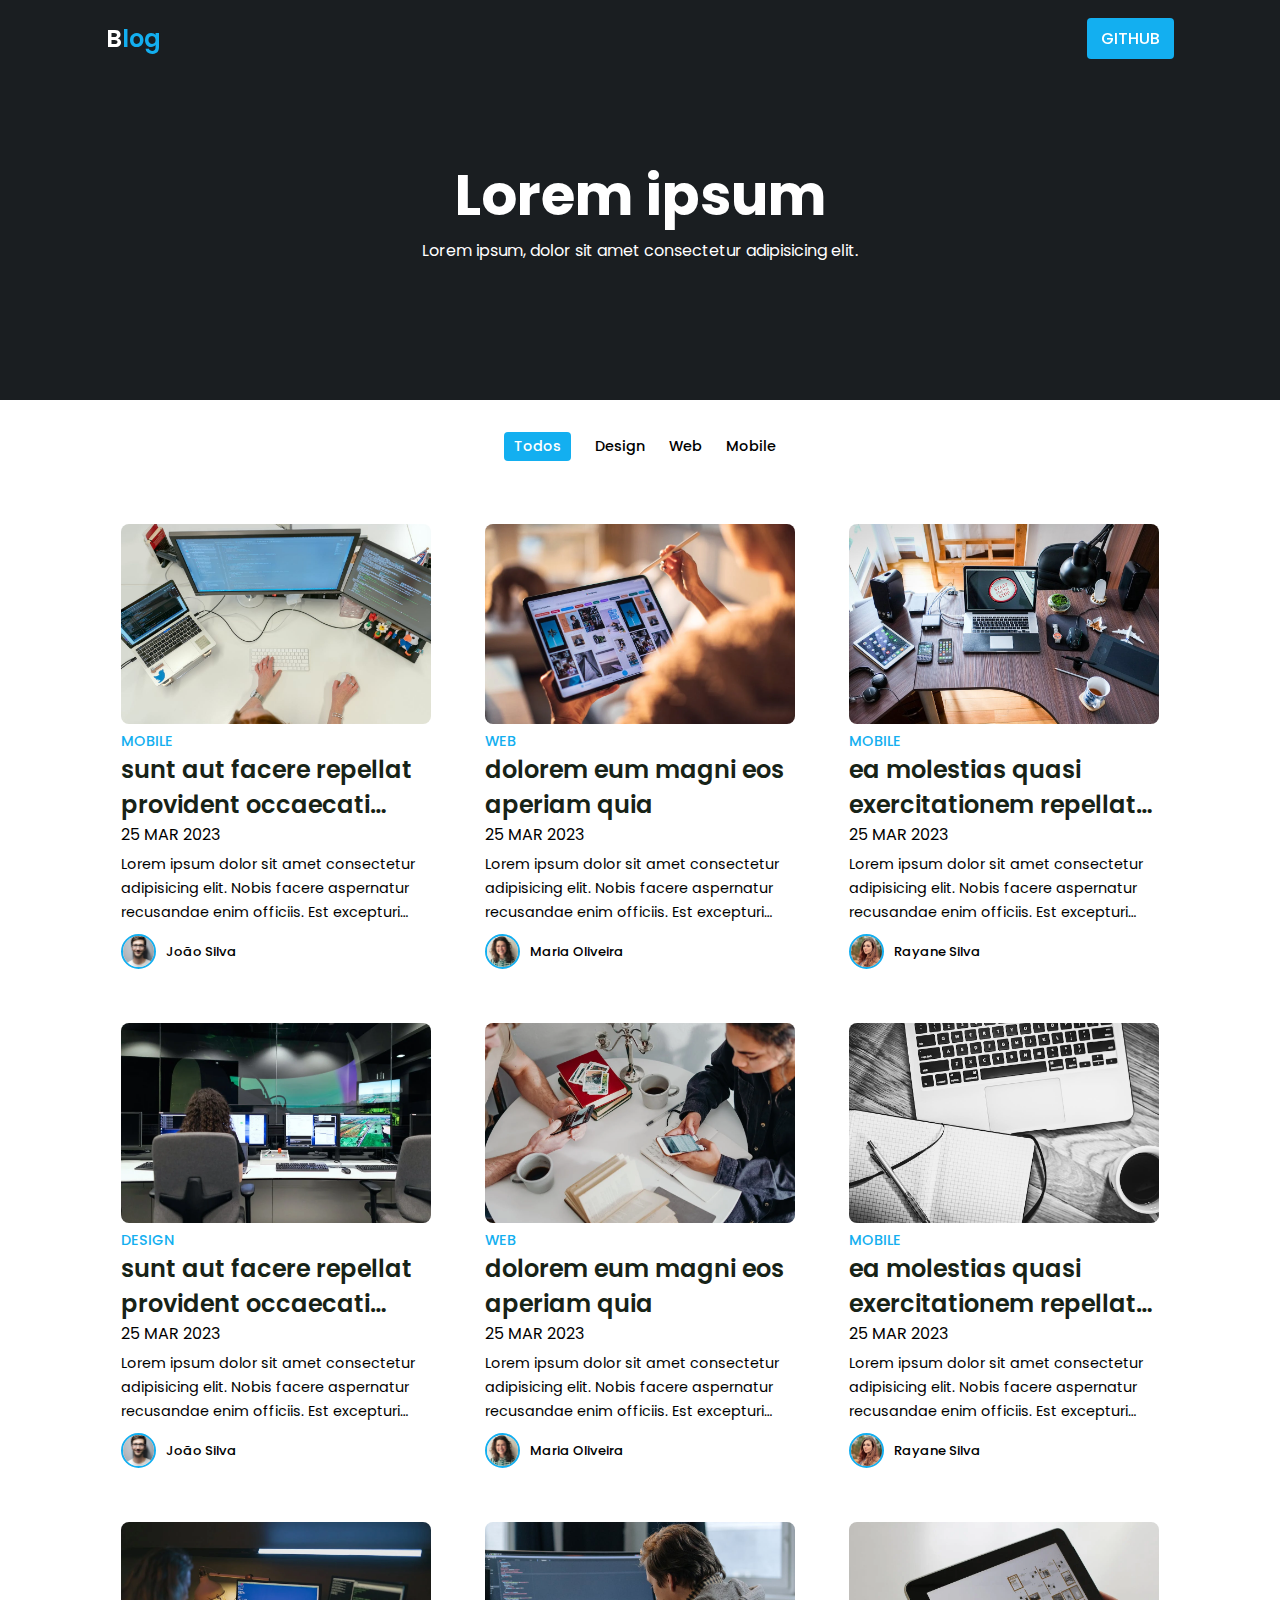
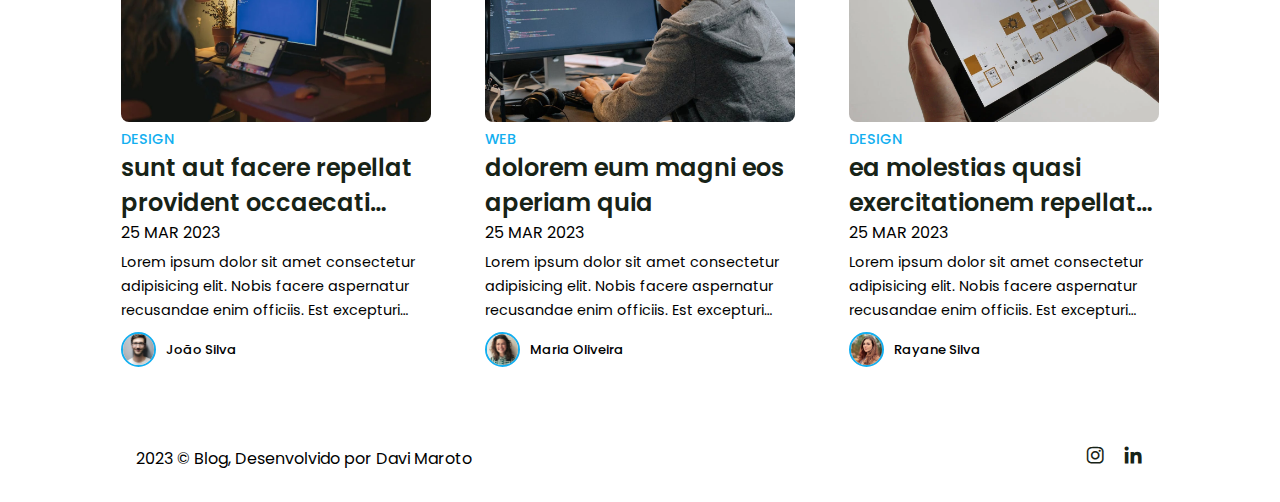
<file: index.html>
<!DOCTYPE html>
<html lang="en">
<head>
    <meta charset="UTF-8">
    <meta http-equiv="X-UA-Compatible" content="IE=edge">
    <meta name="viewport" content="width=device-width, initial-scale=1.0">
    <title>Blog</title>
    <link rel="stylesheet" href="Css/style.css">
    <!--Link de icones-->
    <link href='https://unpkg.com/boxicons@2.1.4/css/boxicons.min.css' rel='stylesheet'>
    <link rel="shortcut icon" href="imagens/favicon-maroto.ico" type="image/x-icon">
</head>
<body>
    <header>
        <div class="nav container">
        <a href="#" class="logo">B<span>log</span></a>
        <a href="#" class="github">Github</a>
    </div>
    </header>

        <section class="home" id="home">
            <div class="home-text container">
                <h1 class="home-title">Lorem ipsum</h1>
            <span class="home-subtitle">Lorem ipsum, dolor sit amet consectetur adipisicing elit.</span>
            </div>
        </section>
     <div class="post-filter container">
        <span class="filter-item active-filter" data-filter
        ="all">Todos</span>
        <span class="filter-item" data-filter ="design">Design</span>
        <span class="filter-item" data-filter ="web">Web</span>
        <span class="filter-item" data-filter ="mobile">Mobile</span>
     </div>
     <section class="post container">
        <div class="post-box mobile">
            <img src="imagens/Post 1.jpeg" alt="Post 1" class="post-img">
            <h2 class="category">Mobile</h2>
            <a href="single-page.html" class="post-title">sunt aut facere repellat provident occaecati excepturi optio reprehenderit

            </a>
            <span class="poste-date">25 MAR 2023</span>
            <p class="post-description">Lorem ipsum dolor sit amet consectetur adipisicing elit. Nobis facere aspernatur recusandae enim officiis. Est excepturi tenetur quibusdam magnam dolor quod quas perferendis quasi autem dolore, fuga, similique voluptatum nulla?</p>
            <div class="profile">
                <img src="imagens/profile1.webp" alt="Autor-João-Silva" class="profile-img">
                <span class="profile-name">João Silva</span>
            </div>
        </div>
        <div class="post-box web">
            <img src="imagens/Post 2.webp" alt="Post 2" class="post-img">
            <h2 class="category">Web</h2>
            <a href="single-page.html" class="post-title">dolorem eum magni eos aperiam quia

            </a>
            <span class="poste-date">25 MAR 2023</span>
            <p class="post-description">Lorem ipsum dolor sit amet consectetur adipisicing elit. Nobis facere aspernatur recusandae enim officiis. Est excepturi tenetur quibusdam magnam dolor quod quas perferendis quasi autem dolore, fuga, similique voluptatum nulla?</p>
            <div class="profile">
                <img src="imagens/profile2.webp" alt="Autor-João-Silva" class="profile-img">
                <span class="profile-name">Maria Oliveira</span>
            </div>
        </div>
        <div class="post-box mobile ">
            <img src="imagens/Post 3.jpeg " alt="Post 3" class="post-img">
            <h2 class="category">Mobile</h2>
            <a href="single-page.html" class="post-title">ea molestias quasi exercitationem repellat qui ipsa sit aut

            </a>
            <span class="poste-date">25 MAR 2023</span>
            <p class="post-description">Lorem ipsum dolor sit amet consectetur adipisicing elit. Nobis facere aspernatur recusandae enim officiis. Est excepturi tenetur quibusdam magnam dolor quod quas perferendis quasi autem dolore, fuga, similique voluptatum nulla?</p>
            <div class="profile">
                <img src="imagens/profile3.webp" alt="Autor-João-Silva" class="profile-img">
                <span class="profile-name">Rayane Silva</span>
            </div>
        </div>
        <div class="post-box design">
            <img src="imagens/Post 4.webp" alt="Post 4" class="post-img">
            <h2 class="category">Design</h2>
            <a href="single-page.html" class="post-title">sunt aut facere repellat provident occaecati excepturi optio reprehenderit

            </a>
            <span class="poste-date">25 MAR 2023</span>
            <p class="post-description">Lorem ipsum dolor sit amet consectetur adipisicing elit. Nobis facere aspernatur recusandae enim officiis. Est excepturi tenetur quibusdam magnam dolor quod quas perferendis quasi autem dolore, fuga, similique voluptatum nulla?</p>
            <div class="profile">
                <img src="imagens/profile1.webp" alt="Autor-João-Silva" class="profile-img">
                <span class="profile-name">João Silva</span>
            </div>
        </div>
        <div class="post-box web">
            <img src="imagens/Post 5.webp" alt="Post 5" class="post-img">
            <h2 class="category">Web</h2>
            <a href="single-page.html" class="post-title">dolorem eum magni eos aperiam quia

            </a>
            <span class="poste-date">25 MAR 2023</span>
            <p class="post-description">Lorem ipsum dolor sit amet consectetur adipisicing elit. Nobis facere aspernatur recusandae enim officiis. Est excepturi tenetur quibusdam magnam dolor quod quas perferendis quasi autem dolore, fuga, similique voluptatum nulla?</p>
            <div class="profile">
                <img src="imagens/profile2.webp" alt="Autor-João-Silva" class="profile-img">
                <span class="profile-name">Maria Oliveira</span>
            </div>
        </div>
        <div class="post-box mobile">
            <img src="imagens/Post 6.jpeg" alt="Post 6" class="post-img">
            <h2 class="category">Mobile</h2>
            <a href="single-page.html" class="post-title">ea molestias quasi exercitationem repellat qui ipsa sit aut

            </a>
            <span class="poste-date">25 MAR 2023</span>
            <p class="post-description">Lorem ipsum dolor sit amet consectetur adipisicing elit. Nobis facere aspernatur recusandae enim officiis. Est excepturi tenetur quibusdam magnam dolor quod quas perferendis quasi autem dolore, fuga, similique voluptatum nulla?</p>
            <div class="profile">
                <img src="imagens/profile3.webp" alt="Autor-João-Silva" class="profile-img">
                <span class="profile-name">Rayane Silva</span>
            </div>
        </div>
        <div class="post-box design">
            <img src="imagens/Post 7.webp" alt="Post 7" class="post-img">
            <h2 class="category">Design</h2>
            <a href="single-page.html" class="post-title">sunt aut facere repellat provident occaecati excepturi optio reprehenderit

            </a>
            <span class="poste-date">25 MAR 2023</span>
            <p class="post-description">Lorem ipsum dolor sit amet consectetur adipisicing elit. Nobis facere aspernatur recusandae enim officiis. Est excepturi tenetur quibusdam magnam dolor quod quas perferendis quasi autem dolore, fuga, similique voluptatum nulla?</p>
            <div class="profile">
                <img src="imagens/profile1.webp" alt="Autor-João-Silva" class="profile-img">
                <span class="profile-name">João Silva</span>
            </div>
        </div>
        <div class="post-box web">
            <img src="imagens/Post 8.jpeg" alt="Post 8" class="post-img">
            <h2 class="category">Web</h2>
            <a href="single-page.html" class="post-title">dolorem eum magni eos aperiam quia

            </a>
            <span class="poste-date">25 MAR 2023</span>
            <p class="post-description">Lorem ipsum dolor sit amet consectetur adipisicing elit. Nobis facere aspernatur recusandae enim officiis. Est excepturi tenetur quibusdam magnam dolor quod quas perferendis quasi autem dolore, fuga, similique voluptatum nulla?</p>
            <div class="profile">
                <img src="imagens/profile2.webp" alt="Autor-João-Silva" class="profile-img">
                <span class="profile-name">Maria Oliveira</span>
            </div>
        </div>
        <div class="post-box design">
            <img src="imagens/Post 9.webp " alt="Post 9" class="post-img">
            <h2 class="category">Design</h2>
            <a href="single-page.html" class="post-title">ea molestias quasi exercitationem repellat qui ipsa sit aut

            </a>
            <span class="poste-date">25 MAR 2023</span>
            <p class="post-description">Lorem ipsum dolor sit amet consectetur adipisicing elit. Nobis facere aspernatur recusandae enim officiis. Est excepturi tenetur quibusdam magnam dolor quod quas perferendis quasi autem dolore, fuga, similique voluptatum nulla?</p>
            <div class="profile">
                <img src="imagens/profile3.webp" alt="Autor-João-Silva" class="profile-img">
                <span class="profile-name">Rayane Silva</span>
            </div>
        </div>
     </section>
<footer>
    <div class="footer container">
        <p>2023 &#169 Blog, Desenvolvido por Davi Maroto </p>
    <div class="social">
        <a href="#"><i class='bx bxl-instagram'></i></a>
        <a href="#"><i class='bx bxl-linkedin'></i></a>
    </div>
    </div>
</footer>



     <script src="https://code.jquery.com/jquery-3.6.4.js" integrity="sha256-a9jBBRygX1Bh5lt8GZjXDzyOB+bWve9EiO7tROUtj/E=" crossorigin="anonymous"></script>
    <script src="javascript/scripts.js"></script>
</body>
</html>
</file>
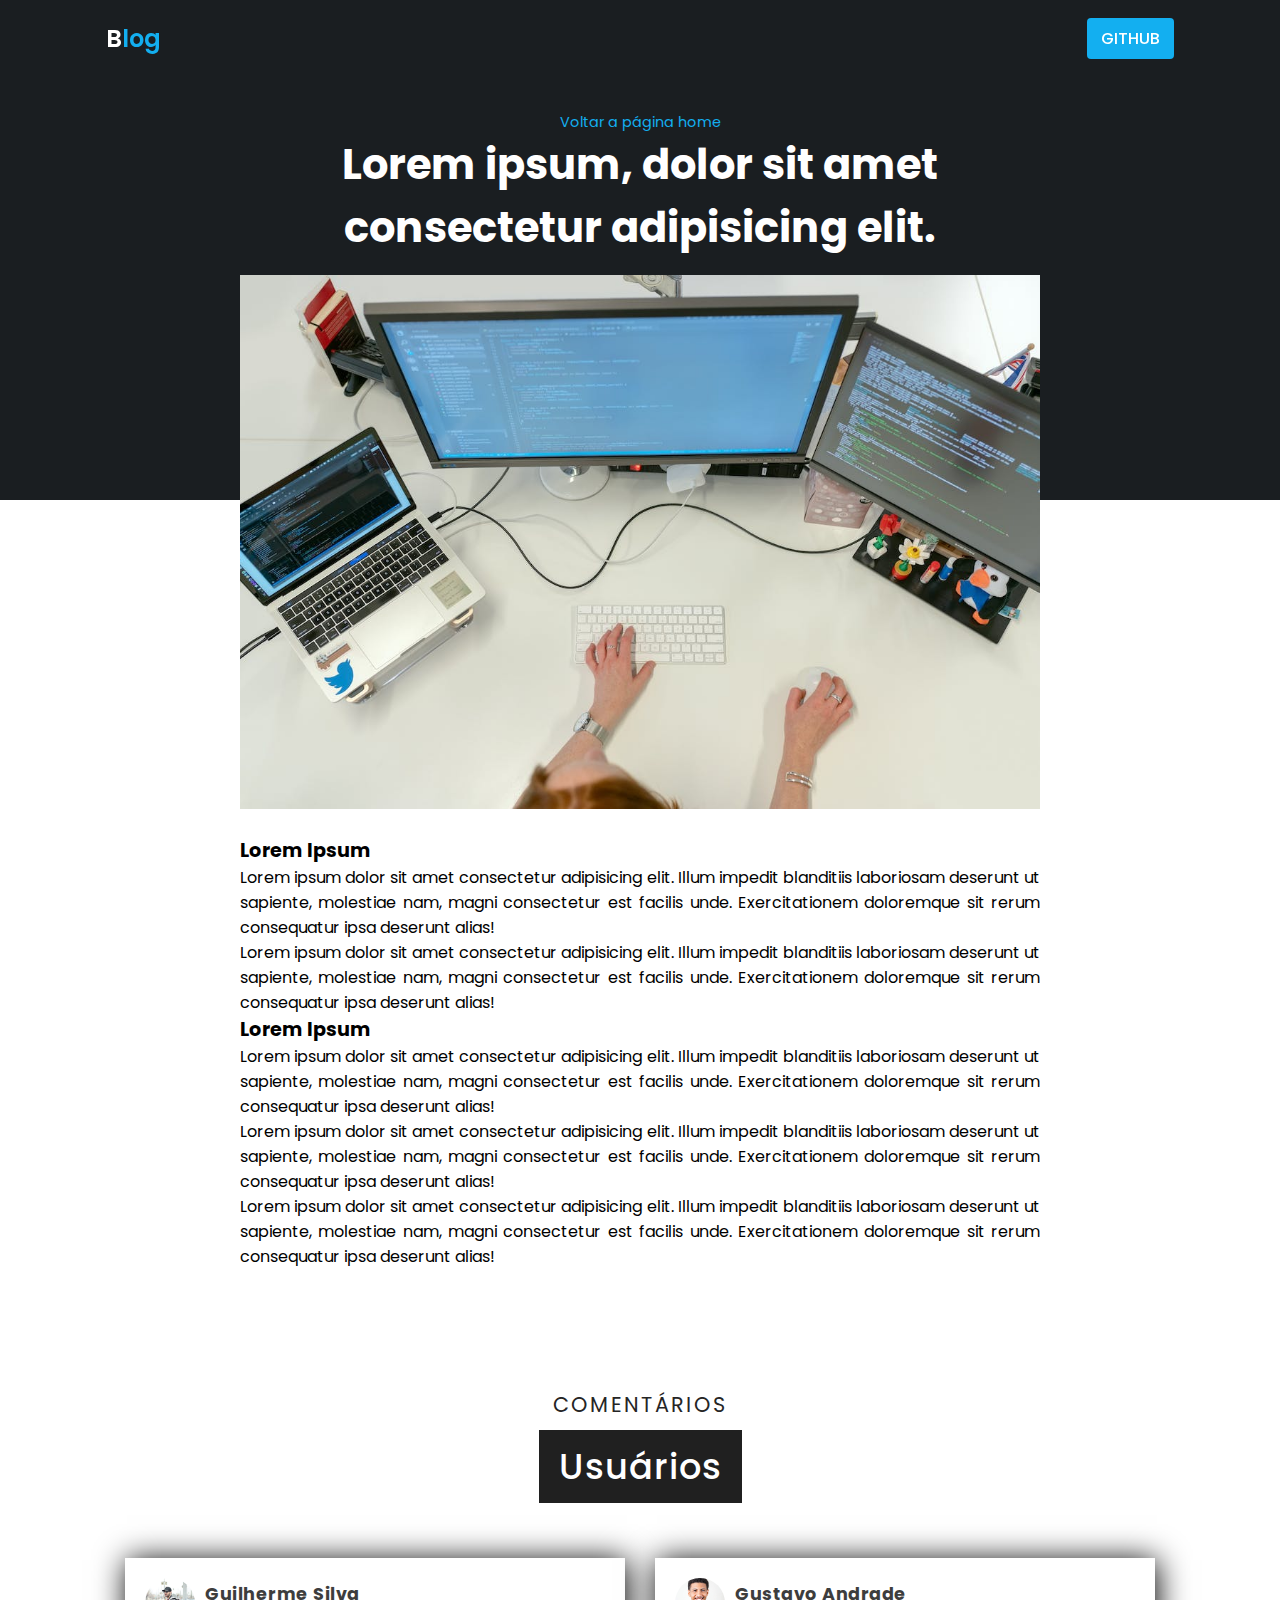
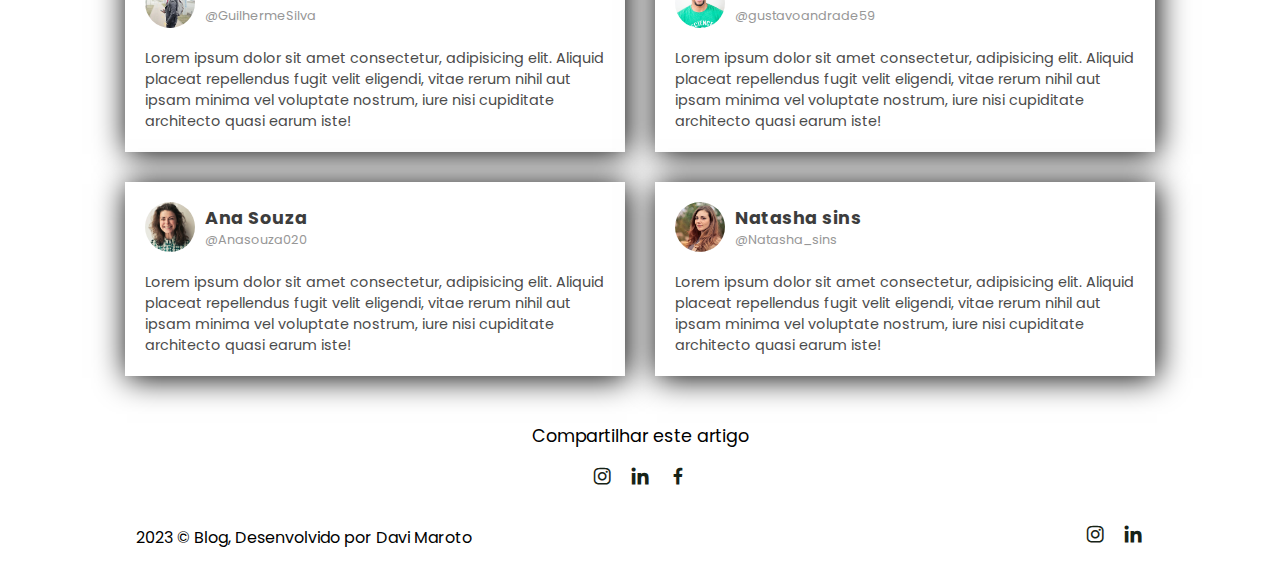
<file: single-page.html>
<!DOCTYPE html>
<html lang="en">
<head>
    <meta charset="UTF-8">
    <meta http-equiv="X-UA-Compatible" content="IE=edge">
    <meta name="viewport" content="width=device-width, initial-scale=1.0">
    <title>single-page</title>
    <link rel="stylesheet" href="Css/style.css">
    <!--Link de icones-->
    <link href='https://unpkg.com/boxicons@2.1.4/css/boxicons.min.css' rel='stylesheet'>
    <link rel="shortcut icon" href="imagens/favicon-maroto.ico" type="image/x-icon">
</head>
<body>
    <header>
        <div class="nav container">
        <a href="index.html" class="logo">B<span>log</span></a>
        <a href="#" class="github">Github</a>
    </div>
    </header>

    <section class="post-header">
        <div class="header-content post-container">
            <a href="index.html" class="back-home">Voltar a página home</a>

            <h1 class="header-title">Lorem ipsum, dolor sit amet consectetur adipisicing elit.</h1>
            <img src="imagens/Post 1.jpeg" alt="">
        </div>

    </section>





     <section class="post-content post-container">
        <h2 class="sub-heading">Lorem Ipsum</h2>
        <p class="post-text">Lorem ipsum dolor sit amet consectetur adipisicing elit. Illum impedit blanditiis laboriosam deserunt ut sapiente, molestiae nam, magni consectetur est facilis unde. Exercitationem doloremque sit rerum consequatur ipsa deserunt alias!</p>
        <p class="post-text">Lorem ipsum dolor sit amet consectetur adipisicing elit. Illum impedit blanditiis laboriosam deserunt ut sapiente, molestiae nam, magni consectetur est facilis unde. Exercitationem doloremque sit rerum consequatur ipsa deserunt alias!</p>
        <h2 class="sub-heading">Lorem Ipsum</h2>
        <p class="post-text">Lorem ipsum dolor sit amet consectetur adipisicing elit. Illum impedit blanditiis laboriosam deserunt ut sapiente, molestiae nam, magni consectetur est facilis unde. Exercitationem doloremque sit rerum consequatur ipsa deserunt alias!</p>
        <p class="post-text">Lorem ipsum dolor sit amet consectetur adipisicing elit. Illum impedit blanditiis laboriosam deserunt ut sapiente, molestiae nam, magni consectetur est facilis unde. Exercitationem doloremque sit rerum consequatur ipsa deserunt alias!</p>
        <p class="post-text">Lorem ipsum dolor sit amet consectetur adipisicing elit. Illum impedit blanditiis laboriosam deserunt ut sapiente, molestiae nam, magni consectetur est facilis unde. Exercitationem doloremque sit rerum consequatur ipsa deserunt alias!</p>
     </section>

     <section id="testimonials">

        <div class="testimonials-heading">
            <span>Comentários</span>
            <h1>Usuários</h1>
        </div>
        
        <div class="testimonials-box-container">
            <div class="testimonials-box">
                <div class="box-top">

                    <div class="profile-user">

                        <div class="profile-img-user">

                            <img src="imagens/pessoa 1.webp" alt="Comentário"> </div>
                        <div class="name-user">
                            <strong>Guilherme Silva</strong>
                            <span>@GuilhermeSilva</span>
                        </div>
                    </div>
                </div>
                <div class="person-comment">
                    <p>Lorem ipsum dolor sit amet consectetur, adipisicing elit. Aliquid placeat repellendus fugit velit eligendi, vitae rerum nihil aut ipsam minima vel voluptate nostrum, iure nisi cupiditate architecto quasi earum iste!</p>
                </div>
            </div>
            <div class="testimonials-box">
                <div class="box-top">

                    <div class="profile-user">

                        <div class="profile-img-user">

                            <img src="imagens/pessoa 2.jpeg" alt="Comentário"> </div>
                        <div class="name-user">
                            <strong>Gustavo Andrade</strong>
                            <span>@gustavoandrade59</span>
                        </div>
                    </div>
                </div>
                <div class="person-comment">
                    <p>Lorem ipsum dolor sit amet consectetur, adipisicing elit. Aliquid placeat repellendus fugit velit eligendi, vitae rerum nihil aut ipsam minima vel voluptate nostrum, iure nisi cupiditate architecto quasi earum iste!</p>
                </div>
            </div>
            <div class="testimonials-box">
                <div class="box-top">

                    <div class="profile-user">

                        <div class="profile-img-user">

                            <img src="imagens/profile2.webp" alt="Comentário"> </div>
                        <div class="name-user">
                            <strong>Ana Souza</strong>
                            <span>@Anasouza020</span>
                        </div>
                    </div>
                </div>
                <div class="person-comment">
                    <p>Lorem ipsum dolor sit amet consectetur, adipisicing elit. Aliquid placeat repellendus fugit velit eligendi, vitae rerum nihil aut ipsam minima vel voluptate nostrum, iure nisi cupiditate architecto quasi earum iste!</p>
                </div>
            </div>
            <div class="testimonials-box">
                <div class="box-top">

                    <div class="profile-user">

                        <div class="profile-img-user">

                            <img src="imagens/profile3.webp" alt="Comentário"> </div>
                        <div class="name-user">
                            <strong>Natasha sins</strong>
                            <span>@Natasha_sins</span>
                        </div>
                    </div>
                </div>
                <div class="person-comment">
                    <p>Lorem ipsum dolor sit amet consectetur, adipisicing elit. Aliquid placeat repellendus fugit velit eligendi, vitae rerum nihil aut ipsam minima vel voluptate nostrum, iure nisi cupiditate architecto quasi earum iste!</p>
                </div>
            </div>
        </div>
     </section>



     <div class="share post-container">
        <span class="share-title">Compartilhar este artigo</span>
        <div class="social">
            <a href="#"><i class='bx bxl-instagram'></i></a>
            <a href="#"><i class='bx bxl-linkedin'></i></a>
            <a href="#"><i class='bx bxl-facebook'></i></a>
        </div>
     </div>

     

<footer>
    <div class="footer container">
        <p>2023 &#169 Blog, Desenvolvido por Davi Maroto </p>
    <div class="social">
        <a href="#"><i class='bx bxl-instagram'></i></a>
        <a href="#"><i class='bx bxl-linkedin'></i></a>
    </div>
    </div>
</footer>



     <script src="https://code.jquery.com/jquery-3.6.4.js" integrity="sha256-a9jBBRygX1Bh5lt8GZjXDzyOB+bWve9EiO7tROUtj/E=" crossorigin="anonymous"></script>
    <script src="javascript/scripts.js"></script>
</body>
</html>
</file>
<file: Css/style.css>
@import url('https://fonts.googleapis.com/css2?family=Montserrat:wght@400;500;600;700&family=Poppins:wght@300;400;500;600;700;800&display=swap');

*{
font-family: 'Poppins', sans-serif;
margin: 0;
padding: 0;
scroll-behavior: smooth;
scroll-padding-top: 2rem;
box-sizing: border-box;
}

:root{
    --container-color: #1a1e21;
    --second-color: #13AFF0;
    --text-color: #172317;
    --bg-color: #FFF;
}
::selection{
    color: var(--bg-color);
    background: var(--second-color);
}
a{
    text-decoration: none;
}
li{
    list-style: none;
}
img{
    width: 100%;
}
section{
    padding: 3rem 0 2rem;
}
.container{
    max-width: 1068px;
    margin: auto;
    width: 100%;
}
header{
    position: fixed;
    top: 0;
    left: 0;
    width: 100%;
    z-index: 200;
}
header.shadow{
    background: var(--bg-color);
    box-shadow: 0.1px 4px hsl(0 4% 14% / 10%);
    transition: 0.4s;
}
header.shadow .logo{
    color: var(--text-color);
}
.nav{
    display: flex;
    align-items: center;
    justify-content: space-between;
    padding: 18px 0;
}
.logo{
    font-size: 1.5rem;
    font-weight: 600;
    color: var(--bg-color);
}
.logo span{
    color: var(--second-color);
}
.github{
    padding: 8px 14px;
    text-transform: uppercase;
    font-weight: 500;
    border-radius: 4px;
    background: var(--second-color);
    color: var(--bg-color);
}
.github:hover{
    background: hsl(251, 96%, 46%);
    transition: 0.3s;
}
.home{
    width: 100%;
    min-height: 400px;
    background: var(--container-color);
    display: grid;
    justify-content: center;
    align-items: center;
}
.home-text{
    color: var(--bg-color);
    text-align: center;
}
.home-title{
    font-size: 3.5rem;
}
.home-subtitle{
    font-size: 1rem;
    font-weight: 400;
}
/*Filtro de Post*/
.post-filter{
    display: flex;
    justify-content: center;
    align-items: center;
    column-gap: 1.5rem;
    margin-top: 2rem !important;
}
.filter-item{
    font-size: 0.9rem;
    font-weight: 500;
    cursor: pointer;
}
.active-filter{
    background: var(--second-color);
    color: var(--bg-color);
    padding: 4px 10px;
    border-radius: 4px;
}
.post{
    display: grid;
    grid-template-columns: repeat(auto-fit,minmax(280px,auto));
    justify-content: center;
    gap: 1.5rem;
}
.post-box{
    background: var(--bg-color);
    box-shadow: 0 4px 14px hsl(355deg, 25%, 15% / 10%);
    padding: 15px;
    border-radius: 0.5rem;
}
.post-img{
    width: 100%;
    height: 200px;
    object-fit: cover;
    object-position: center;
    border-radius: 0.5rem;
}
.category{
    font-size: 0.9rem;
    font-weight: 500;
    text-transform: uppercase;
    color: var(--second-color);
}
.post-title{
    font-size: 1.5rem;
    font-weight: 600;
    color: var(--text-color);
    /*Deixa o titulo sempre em duas linhas*/
    display: -webkit-box;
    -webkit-line-clamp: 2;
    -webkit-box-orient: vertical;
    overflow: hidden;
}
.post-date{
    display: flex;
    font-size: 0.875rem;
    text-transform: uppercase;
    font-weight: 400;
    margin-top: 4px;
}
.post-description{
    font-size: 0.9rem;
    line-height: 1.5rem;
    margin:  5px 0 10px;
    display: -webkit-box;
    -webkit-line-clamp: 3;
    -webkit-box-orient: vertical;
    overflow: hidden;
}
.profile{
    display: flex;
    align-items: center;
    gap: 10px;
}
.profile-img{
    width: 35px;
    height: 35px;
    border-radius: 50%;
    object-fit: cover;
    object-position: center;
    border: 2px solid var(--second-color);
}
.profile-name{
    font-size: 0.82rem;
    font-weight: 500;
}
.footer{
    display: flex;
    justify-content: space-between;
    align-items: center;
    padding: 30px;
}
.footer p{
    display: flex;
    align-items: center;
    column-gap: 1rem;

}
.social{
    display: flex;
    align-items: center;
    column-gap: 1rem;
}
.social .bx{
    font-size: 1.4rem;
    color: var(--text-color);
}
.social .bx:hover{
    color: var(--second-color);
    transition: 0.3s all linear;
}
.post-header{
    width: 100%;
    height: 500px;
    background: var(--container-color);
}
.post-container{
    max-width: 800px;
    margin: auto;
    width: 100%;
}
.header-content{
    display: flex;
    flex-direction: column;
    align-items: center;
    margin-top: 4rem !important;
}
.back-home{
    color: var(--second-color);
    font-size: 0.9rem;
}
.header-title{
    width: 90%;
    font-size: 2.6rem;
    color: var(--bg-color);
    text-align: center;
    margin-bottom: 1rem;
}
.home-img{
    width: 100%;
    height: 420px;
    object-fit: cover;
    object-position: center;
}
.post-content{
    margin-top: 18rem !important;
}
.sub-heading{
    font-size: 1.2rem;
}
.post-text{
    font-size: 1rem;
    line-height: 1.7rem 0;
    text-align: justify;
}
.share{
    display: flex;
    flex-direction: column;
    align-items: center;
    row-gap: 1rem;
}
.share-title{
    font-size: 1.1rem;
}

/*comentários*/
#testimonials{
    display: flex;
    justify-content: center;
    align-items: center;
    flex-direction: column;
    width: 100%;

}
.testimonials-heading{
    letter-spacing: 1px;
    margin: 30px 0;
    padding: 10px 20px;
    display: flex;
    flex-direction: column;
    justify-content: center;
    align-items: center;
}
.testimonials-heading h1{
    font-size: 2.2rem;
    font-weight: 500;
    background-color: #202020;
    color: #ffffff;
    padding: 10px 20px;
}
.testimonials-heading span{
    font-size: 1.3rem;
    color: #252525;
    margin-bottom: 10px;
    letter-spacing: 2px;
    text-transform: uppercase;
}
.testimonials-box-container{
    display: flex;
    justify-content: center;
    align-items: center;
    flex-wrap: wrap;
    width: 100%;
}
.testimonials-box{
    width: 500px;
    box-shadow: 2px 2px 30px rgba(0, 0, 0, 1);
    background-color: #ffffff;
    padding: 20px;
    margin: 15px;
    cursor: pointer;
}
.profile-img-user{
    width: 50px;
    height: 50px;
    border-radius: 50%;
    overflow: hidden;
    margin-right: 10px;
}
.profile-img-user img{
    width: 100%;
    height: 100%;
    object-fit: cover;
    object-position: center;
}
.profile-user{
    display: flex;
    align-items: center;
}
.name-user{
    display: flex;
    flex-direction: column;
}
.name-user strong{
    color: #3d3d3d;
    font-size: 1.1rem;
    letter-spacing: 0.5px;
}
.name-user span{
    color: #979797;
    font-size: 0.8rem;
}
.box-top{
    display: flex;
    justify-content: space-between;
    align-items: center;
    margin-bottom: 20px;
}

.person-comment p{
    font-size: 0.9rem;
    color: #4b4b4b;
}
.testimonials-box:hover{
    transform: translateY(-10px);
    transition: all ease 0.3s;
}


@media (max-width: 1060px){
    .container{
        margin: 0 auto;
        width: 95%;
    }
    .home-text{
        width: 100%;
    }
}
@media (max-width: 800px){
    .nav {
        padding: 14px 0;
    }
    .post-container{
        margin: 0 auto;
        width: 95%;
    }
}
@media (max-width: 768px){
    .nav {
        padding: 10px 0;
    }
    section{
        padding: 2rem 0;
    }
    .header-content{
        margin-top: 3rem !important;
    }
    .home{
        min-height: 380px;
    }
    .home-title{
        font-size: 3rem;
    }
    .header-title{
        font-size: 2rem;
    }
    .header-img{
        height: 370px;
    }
    .post-header{
        height: 435px;
    }
   .post-content{
    margin-top: 9rem !important;
   }
}
@media (max-width: 570px){
    .post-header{
        height: 390px;
    }
    .header-title{
        width: 100%;
    }
    .header-img{
        height: 340px;
    }
    .footer{
        flex-direction: column;
        row-gap: 1rem;
        padding: 20px 0;
        text-align: 0;
    }
}
@media (max-width: 396px){
    .home-title{
        font-size: 2rem;
    }
    .home-subtitle{
        font-size: 0.9rem;
        font-weight: 400;
    }
    .home{
        min-height: 300px;
    }
    .post-box{
        padding: 10px;
    }
    .header-title{
        font-size: 1.4rem;
    }
    .header-img{
        height: 240px;
    }
    .post-header{
        height: 335px;
    }
    .post-content{
        margin-top: 5rem !important;
    }
    .post-text{
        font-size: 0.875rem;
        line-height: 1.5rem;
        margin: 10px 0;
    }
}
</file>
